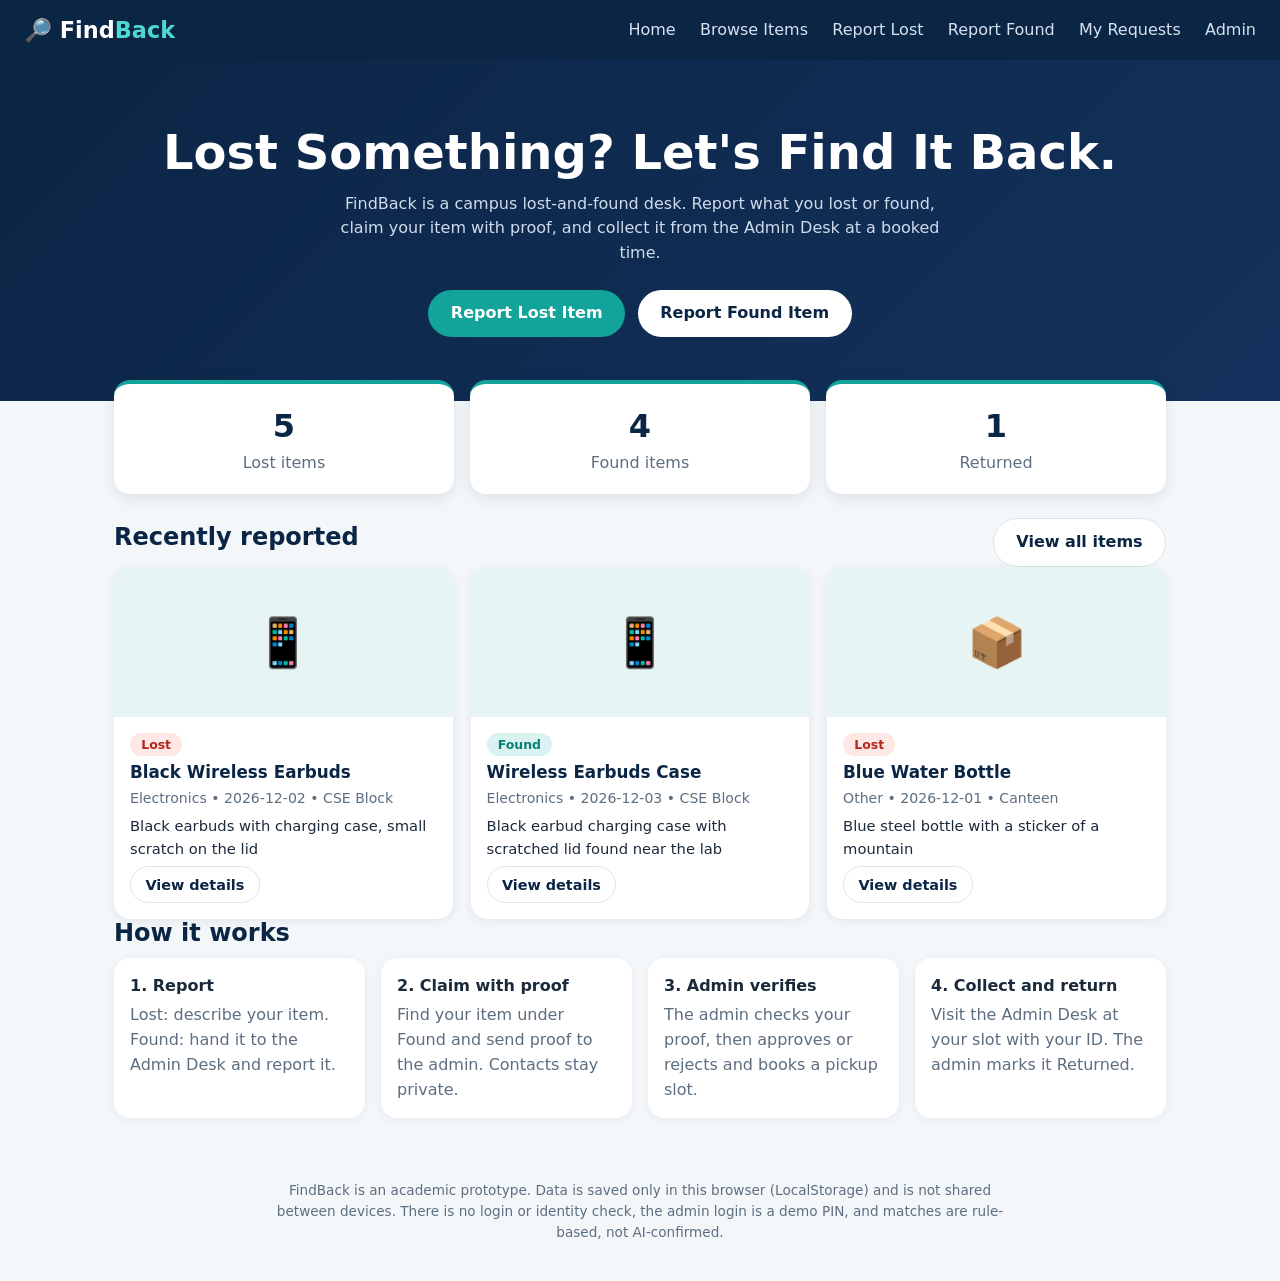
<file: index.html>
<!DOCTYPE html>
<html lang="en">
<head>
<meta charset="UTF-8">
<meta name="viewport" content="width=device-width, initial-scale=1">
<title>FindBack – Campus Lost & Found</title>
<link rel="stylesheet" href="style.css">
</head>
<body>
<header class="nav">
  <a class="logo" href="#" data-view="home">🔎 Find<span>Back</span></a>
  <button id="menuBtn" aria-label="Toggle menu">☰</button>
  <nav id="menu">
    <a href="#" data-view="home">Home</a>
    <a href="#" data-view="browse">Browse Items</a>
    <a href="#" data-view="lost">Report Lost</a>
    <a href="#" data-view="found">Report Found</a>
    <a href="#" data-view="requests">My Requests</a>
    <a href="#" id="adminLink" data-view="admin">Admin</a>
  </nav>
</header>

<main>
  <!-- HOME -->
  <section id="home" class="view active">
    <div class="hero">
      <h1>Lost Something? Let's Find It Back.</h1>
      <p>FindBack is a campus lost-and-found desk. Report what you lost or found, claim your item with proof, and collect it from the Admin Desk at a booked time.</p>
      <div class="actions">
        <button class="btn primary" data-view="lost">Report Lost Item</button>
        <button class="btn light" data-view="found">Report Found Item</button>
      </div>
    </div>
    <div class="wrap">
      <div class="stats" id="stats"></div>
      <div class="head"><h2>Recently reported</h2><button class="btn ghost" data-view="browse">View all items</button></div>
      <div class="grid" id="recent"></div>
      <h2>How it works</h2>
      <div class="steps">
        <div><b>1. Report</b><p>Lost: describe your item. Found: hand it to the Admin Desk and report it.</p></div>
        <div><b>2. Claim with proof</b><p>Find your item under Found and send proof to the admin. Contacts stay private.</p></div>
        <div><b>3. Admin verifies</b><p>The admin checks your proof, then approves or rejects and books a pickup slot.</p></div>
        <div><b>4. Collect and return</b><p>Visit the Admin Desk at your slot with your ID. The admin marks it Returned.</p></div>
      </div>
    </div>
  </section>

  <!-- BROWSE -->
  <section id="browse" class="view">
    <div class="wrap">
      <h2>Browse items</h2>
      <div class="filters">
        <input id="fq" type="search" placeholder="Search item name">
        <select id="fc"></select>
        <select id="fs">
          <option value="">All statuses</option><option>Lost</option><option>Found</option><option>Claim Pending</option><option>Ready for Pickup</option><option>Returned</option>
        </select>
        <label class="dl">Filter by date<input id="fd" type="date"></label>
        <select id="fl"></select>
        <button class="btn ghost" id="clear">Clear search</button>
      </div>
      <div class="row"><span id="count" class="muted"></span><button class="btn ghost small" id="clearSamples" hidden>Remove sample reports</button></div>
      <div class="grid" id="list"></div>
      <div id="empty" class="empty" hidden>No items match your search. Try clearing a filter or <a href="#" data-view="lost">report a lost item</a>.</div>
      <div class="head"><h2>Suggested matches</h2></div>
      <p class="note">These are rule-based suggestions, not confirmed matches. Always verify before returning an item.</p>
      <div id="pairs"></div>
    </div>
  </section>

  <!-- REPORT FORM (used for both Lost and Found) -->
  <section id="report" class="view">
    <div class="wrap narrow">
      <h2 id="formTitle">Report item</h2>
      <form id="form" novalidate>
        <div id="formErr" class="alert" hidden></div>
        <p id="formNote" class="note"></p>
        <label>Item name<input name="name" maxlength="60" placeholder="e.g. Black wireless earbuds"></label>
        <label>Category<select name="category"></select></label>
        <label>Description (optional)<textarea name="description" rows="3" maxlength="300" placeholder="Colour, brand, marks, contents..."></textarea></label>
        <label><span id="dateLbl">Date</span><input name="date" type="date"></label>
        <label><span id="locLbl">Location</span><select name="location"></select></label>
        <label>Item photo (optional): choose from gallery or files<input name="image" type="file" accept="image/*"></label>
        <label>Or take a photo now with your camera<input name="camera" type="file" accept="image/*" capture="environment"></label>
        <label>Your phone or email (private, never shown on the site)<input name="contact" placeholder="you@college.edu or 9876543210"></label>
        <div class="actions"><button class="btn primary" type="submit" id="submitBtn">Submit report</button><button class="btn ghost" type="button" data-view="browse">Cancel</button></div>
      </form>
    </div>
  </section>
<section id="requests" class="view"><div class="wrap narrow"><h2>My requests</h2>
    <p class="note">After you claim an item, the admin checks your proof and books a pickup slot at the Admin Desk. Bring your college ID.</p><div id="reqList"></div></div></section>
  <section id="admin" class="view"><div class="wrap narrow"><h2>Admin desk</h2><div id="adminBox"></div></div></section>
</main>

<footer>
  <p>FindBack is an academic prototype. Data is saved only in this browser (LocalStorage) and is not shared between devices. There is no login or identity check, the admin login is a demo PIN, and matches are rule-based, not AI-confirmed.</p>
</footer>

<div id="modal" class="modal"><div class="sheet"><button class="close" id="closeModal" aria-label="Close">×</button><div id="modalBody"></div></div></div>
<div id="toast" role="status"></div>
<script src="script.js"></script>
</body>
</html>
</file>
<file: style.css>
:root{--navy:#0b2545;--navy2:#13315c;--teal:#12a39a;--teal-d:#0d7f78;--bg:#f3f7fa;--line:#dbe4ec;--text:#1b2a3a;--muted:#5d6e80;--r:16px}
*{box-sizing:border-box}
body{margin:0;font-family:"Segoe UI",system-ui,-apple-system,Roboto,sans-serif;background:var(--bg);color:var(--text);line-height:1.55}
h1,h2,h3{color:var(--navy);line-height:1.2;margin:0 0 .6rem}
a{color:var(--teal-d)}
.nav{position:sticky;top:0;z-index:20;background:var(--navy);display:flex;align-items:center;justify-content:space-between;padding:.8rem 1.5rem;flex-wrap:wrap}
.logo{color:#fff;font-size:1.4rem;font-weight:700;text-decoration:none}.logo span{color:#4fd8cf}
#menu a{color:#d6e2f0;text-decoration:none;margin-left:1.2rem;padding:.3rem 0;border-bottom:2px solid transparent;transition:.2s}
#menu a:hover{color:#fff;border-color:var(--teal)}
#menuBtn{display:none;background:none;border:0;color:#fff;font-size:1.6rem;cursor:pointer}
.hero{background:linear-gradient(135deg,var(--navy),var(--navy2));color:#fff;padding:4rem 1.5rem;text-align:center}
.hero h1{color:#fff;font-size:clamp(1.8rem,5vw,3rem)}
.hero p{max-width:620px;margin:0 auto 1.5rem;color:#cfdcec}
.actions{display:flex;gap:.8rem;justify-content:center;flex-wrap:wrap}
.btn{border:0;border-radius:999px;padding:.7rem 1.4rem;font:inherit;font-weight:600;cursor:pointer;transition:.2s}
.btn:hover{transform:translateY(-2px);box-shadow:0 6px 14px rgba(11,37,69,.18)}
.btn.primary{background:var(--teal);color:#fff}.btn.primary:hover{background:var(--teal-d)}
.btn.light{background:#fff;color:var(--navy)}
.btn.ghost{background:#fff;color:var(--navy);border:1px solid var(--line)}
.btn.danger{background:#fff;color:#b3261e;border:1px solid #f0c4c0}
.btn.small{padding:.4rem .9rem;font-size:.9rem}
button:focus-visible,input:focus-visible,select:focus-visible,textarea:focus-visible{outline:3px solid #7fe3dc;outline-offset:2px}
.wrap{max-width:1100px;margin:0 auto;padding:1.5rem}.narrow{max-width:640px}
.view{display:none}.view.active{display:block}
.head{display:flex;justify-content:space-between;align-items:center;margin-top:1.5rem}
.stats{display:grid;grid-template-columns:repeat(3,1fr);gap:1rem;margin-top:-2.8rem}
.stat{background:#fff;border-radius:var(--r);padding:1.1rem;text-align:center;box-shadow:0 4px 14px rgba(11,37,69,.1);border-top:4px solid var(--teal)}
.stat b{display:block;font-size:2rem;color:var(--navy)}.stat span{color:var(--muted)}
.grid{display:grid;grid-template-columns:repeat(auto-fill,minmax(250px,1fr));gap:1.1rem}
.card{background:#fff;border-radius:var(--r);overflow:hidden;box-shadow:0 2px 10px rgba(11,37,69,.08);display:flex;flex-direction:column;transition:.2s}
.card:hover{transform:translateY(-3px);box-shadow:0 10px 22px rgba(11,37,69,.14)}
.thumb{height:150px;background:#e6f4f3;display:flex;align-items:center;justify-content:center;font-size:3rem}
.thumb img{width:100%;height:100%;object-fit:cover}
.body{padding:1rem;display:flex;flex-direction:column;gap:.35rem;flex:1}
.body h3{font-size:1.05rem;margin:0}.meta{color:var(--muted);font-size:.88rem}
.body p{margin:0;font-size:.92rem}.body .btn{margin-top:auto;align-self:flex-start}
.badge{display:inline-block;padding:.12rem .7rem;border-radius:999px;font-size:.78rem;font-weight:700;align-self:flex-start}
.lost{background:#fde8e6;color:#b3261e}.found{background:#d9f3f1;color:var(--teal-d)}
.possible-match{background:#fff1cf;color:#8a5b00}.returned{background:#dfe6ee;color:#3d4f63}
.steps{display:grid;grid-template-columns:repeat(auto-fit,minmax(200px,1fr));gap:1rem}
.steps div{background:#fff;padding:1rem;border-radius:var(--r);box-shadow:0 2px 10px rgba(11,37,69,.06)}.steps p{margin:.3rem 0 0;color:var(--muted)}
.filters{display:grid;grid-template-columns:2fr repeat(4,1fr) auto;gap:.6rem;margin-bottom:.8rem;align-items:end}
.filters .dl{margin:0;font-size:.75rem;font-weight:400;color:var(--muted)}.filters .dl input{margin-top:.15rem;min-height:2.6rem;font-size:.9rem;color:var(--text)}
input,select,textarea{width:100%;padding:.6rem .8rem;border:1px solid var(--line);border-radius:10px;font:inherit;background:#fff}
form{background:#fff;padding:1.4rem;border-radius:var(--r);box-shadow:0 4px 14px rgba(11,37,69,.08)}
label{display:block;font-weight:600;margin-bottom:.9rem;font-size:.95rem}label input,label select,label textarea{margin-top:.3rem;font-weight:400}
.check{display:flex;gap:.5rem;align-items:flex-start;font-weight:400}.check input{width:auto;margin:.25rem 0 0}
.alert{background:#fde8e6;color:#8c1d18;padding:.7rem 1rem;border-radius:10px;margin-bottom:1rem}.alert ul{margin:0;padding-left:1.1rem}
.empty,.note{background:#fff;border:1px dashed var(--line);border-radius:var(--r);padding:1.2rem;text-align:center;color:var(--muted)}
.note{text-align:left;margin-bottom:.8rem;border-style:solid;font-size:.92rem}
.muted{color:var(--muted);margin-bottom:.6rem;font-size:.9rem}
.pair{background:#fff;border-radius:var(--r);padding:.9rem 1rem;margin-bottom:.6rem;display:flex;gap:.8rem;align-items:center;justify-content:space-between;flex-wrap:wrap;box-shadow:0 2px 8px rgba(11,37,69,.06)}
.strength{font-weight:700;color:var(--navy)}
.modal{position:fixed;inset:0;background:rgba(11,37,69,.55);display:none;align-items:center;justify-content:center;padding:1rem;z-index:50}
.modal.open{display:flex}
.sheet{background:#fff;border-radius:var(--r);max-width:620px;width:100%;max-height:90vh;overflow:auto;padding:1.4rem;position:relative}
.close{position:absolute;right:.8rem;top:.4rem;background:none;border:0;font-size:2rem;cursor:pointer;color:var(--muted)}
.detail-img{height:200px;border-radius:12px;overflow:hidden;background:#e6f4f3;display:flex;align-items:center;justify-content:center;font-size:4rem;margin-bottom:.8rem}.detail-img img{width:100%;height:100%;object-fit:cover}
dl{display:grid;grid-template-columns:110px 1fr;gap:.3rem .8rem;margin:.8rem 0}dt{font-weight:600;color:var(--muted)}dd{margin:0}
.box{background:var(--bg);border-radius:12px;padding:.9rem;margin-top:.9rem}.box h4{margin:0 0 .5rem;color:var(--navy)}
.row{display:flex;gap:.5rem;flex-wrap:wrap;align-items:center}.row select{width:auto}
#toast{position:fixed;bottom:1.2rem;left:50%;transform:translate(-50%,20px);background:var(--navy);color:#fff;padding:.7rem 1.2rem;border-radius:999px;opacity:0;pointer-events:none;transition:.3s;z-index:99;max-width:90vw}
#toast.show{opacity:1;transform:translate(-50%,0)}#toast.err{background:#b3261e}
footer{text-align:center;color:var(--muted);font-size:.85rem;padding:1.5rem;max-width:800px;margin:0 auto}
@media(max-width:800px){.filters select,.filters input{font-size:.88rem;padding:.6rem .5rem}.filters{grid-template-columns:1fr 1fr}.filters #fq,.filters #clear{grid-column:1/-1}.stats{margin-top:-2rem}}
@media(max-width:640px){#menuBtn{display:block}#menu{display:none;width:100%;flex-direction:column;padding-top:.6rem}#menu.open{display:flex}#menu a{margin:0;padding:.6rem 0}.stats{gap:.5rem}.stat b{font-size:1.5rem}dl{grid-template-columns:1fr}}
@media(prefers-reduced-motion:reduce){*{transition:none!important}}

.under-review,.claim-pending{background:#fff1cf;color:#8a5b00}.approved,.ready-for-pickup{background:#d9f3f1;color:var(--teal-d)}.rejected{background:#fde8e6;color:#b3261e}
.box h3{margin:.8rem 0 .4rem}
</file>
